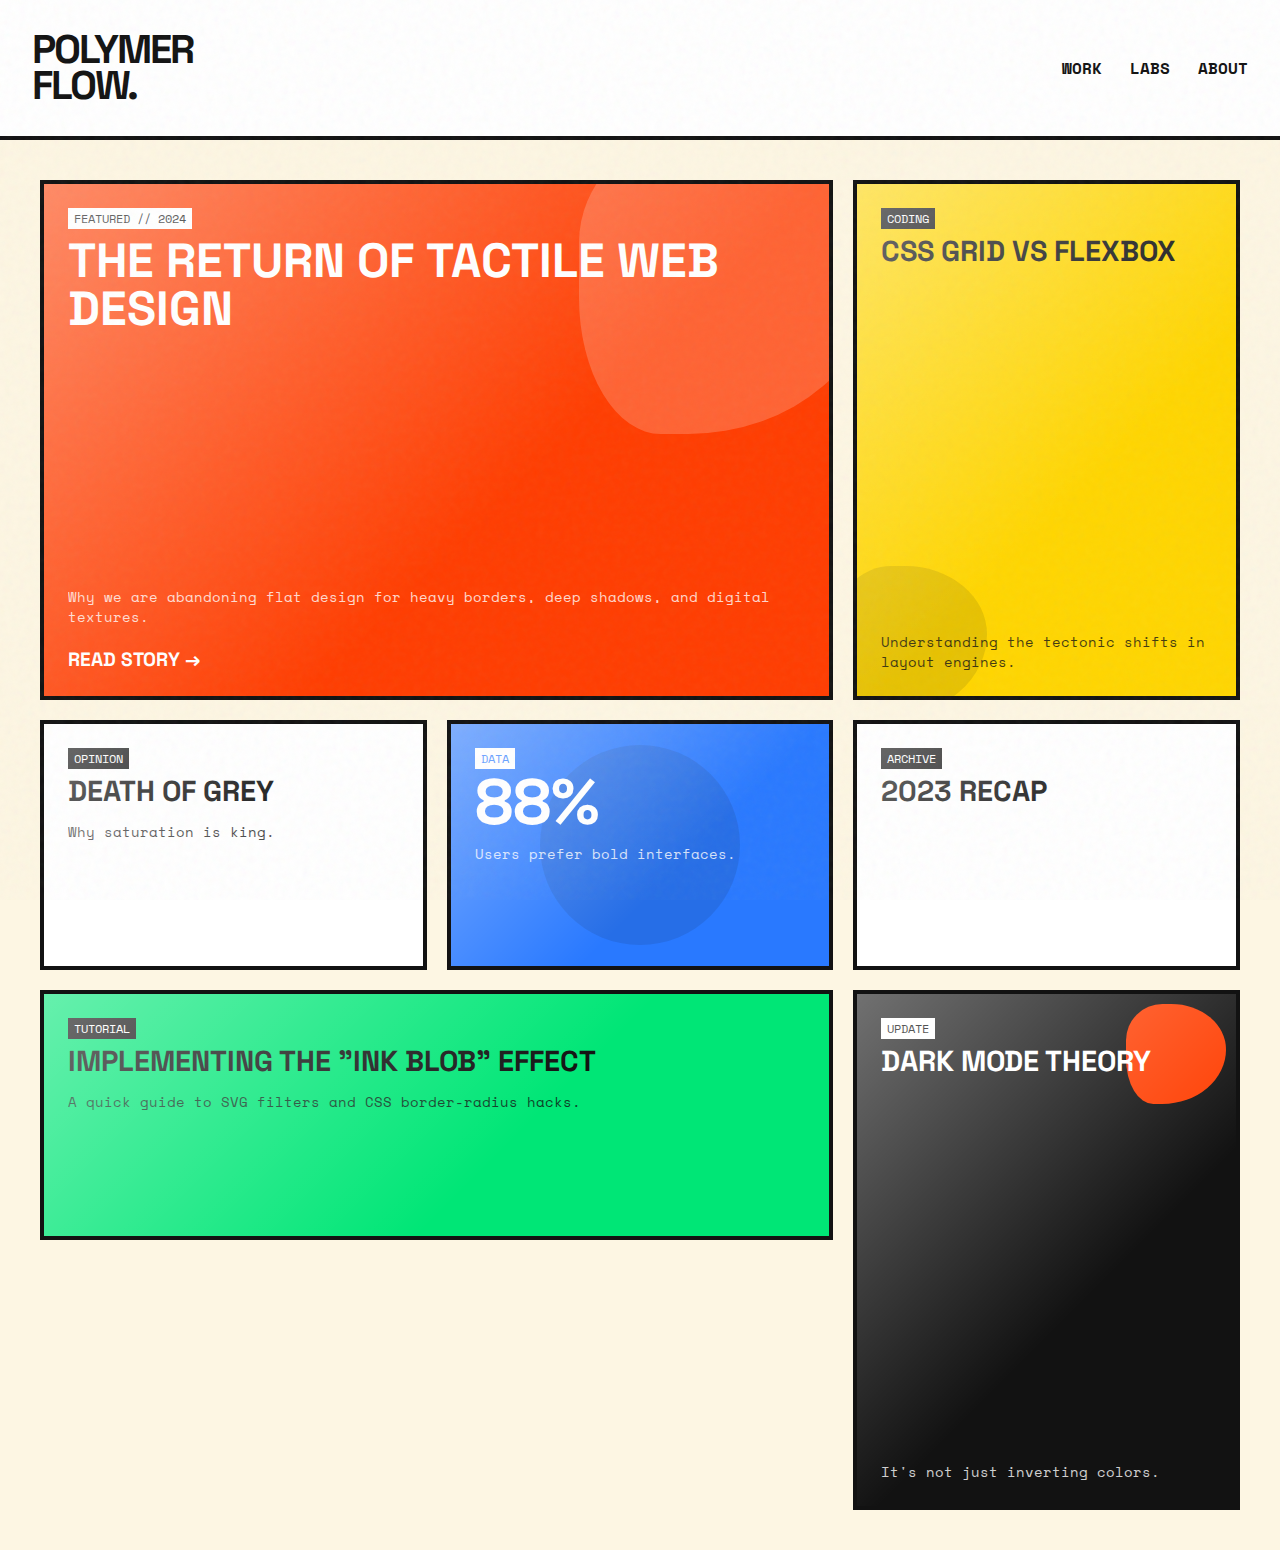
<file: static/demo/hp-design/index.html>
<!-- index.html -->
<!DOCTYPE html>
<html lang="en">
<head>
    <meta charset="UTF-8">
    <meta name="viewport" content="width=device-width, initial-scale=1.0">
    <title>Polymer Blog | Index</title>
    <link rel="preconnect" href="https://fonts.googleapis.com">
    <link rel="preconnect" href="https://fonts.gstatic.com" crossorigin>
    <link href="https://fonts.googleapis.com/css2?family=Space+Grotesk:wght@300;700;900&family=Space+Mono:ital,wght@0,400;0,700;1,400&display=swap" rel="stylesheet">
    <style>
        :root {
            /* Palette from HP-2 */
            --bg: #fdf6e3;
            --ink: #121212;
            --red: #FF3D00;
            --yellow: #FFD600;
            --blue: #2979FF;
            --green: #00E676;
            
            /* Structural vars */
            --border: 4px solid var(--ink);
            --shadow: 8px 8px 0px var(--ink);
            --card-padding: 1.5rem;
        }

        * { box-sizing: border-box; margin: 0; padding: 0; }

        body {
            background-color: var(--bg);
            color: var(--ink);
            font-family: 'Space Grotesk', sans-serif;
            overflow-x: hidden;
        }

        /* Grain Overlay (HP-2) */
        .grain-overlay {
            position: fixed;
            top: 0; left: 0; width: 100%; height: 100%;
            pointer-events: none;
            z-index: 9999;
            opacity: 0.05;
            background-image: url("data:image/svg+xml,%3Csvg viewBox='0 0 200 200' xmlns='http://www.w3.org/2000/svg'%3E%3Cfilter id='noise'%3E%3CfeTurbulence type='fractalNoise' baseFrequency='0.65' numOctaves='3' stitchTiles='stitch'/%3E%3C/filter%3E%3Crect width='100%25' height='100%25' filter='url(%23noise)'/%3E%3C/svg%3E");
        }

        /* Header */
        header {
            border-bottom: var(--border);
            padding: 2rem;
            background: white;
            display: flex;
            justify-content: space-between;
            align-items: center;
            position: sticky;
            top: 0;
            z-index: 100;
        }

        .logo {
            font-size: 2.5rem;
            font-weight: 900;
            line-height: 0.9;
            letter-spacing: -2px;
            text-transform: uppercase;
        }

        .nav-links a {
            font-family: 'Space Mono', monospace;
            text-decoration: none;
            color: var(--ink);
            font-weight: 700;
            margin-left: 1.5rem;
            text-transform: uppercase;
        }

        /* Waterfall Grid */
        .grid-container {
            display: grid;
            grid-template-columns: repeat(auto-fill, minmax(300px, 1fr));
            grid-auto-rows: 250px; /* Base height units */
            grid-auto-flow: dense;
            gap: 20px;
            padding: 40px;
            max-width: 1600px;
            margin: 0 auto;
        }

        /* Card Base (HP-1 Logic + HP-3 Borders) */
        .card {
            background: white;
            border: var(--border);
            position: relative;
            transition: all 0.1s ease; /* Fast transition for tilt */
            display: flex;
            flex-direction: column;
            justify-content: space-between;
            overflow: hidden;
            text-decoration: none;
            color: var(--ink);
            transform-style: preserve-3d;
            perspective: 1000px;
        }

        /* Polymer Sheen (HP-1) */
        .card::after {
            content: '';
            position: absolute;
            top: 0; left: 0; right: 0; bottom: 0;
            background: linear-gradient(135deg, rgba(255,255,255,0.4) 0%, rgba(255,255,255,0) 60%);
            pointer-events: none;
            z-index: 5;
        }

        .card:hover {
            z-index: 10;
            box-shadow: var(--shadow);
        }

        /* Ink Blobs (HP-2) */
        .ink-blob {
            position: absolute;
            background: var(--ink);
            border-radius: 40% 60% 70% 30% / 40% 50% 60% 50%;
            z-index: 1;
            transition: 0.5s cubic-bezier(0.175, 0.885, 0.32, 1.275);
            opacity: 0.1;
        }

        .card:hover .ink-blob {
            transform: scale(1.2) rotate(15deg);
            opacity: 0.2;
        }

        /* Card Content */
        .card-content {
            padding: var(--card-padding);
            z-index: 2;
            position: relative;
            height: 100%;
            display: flex;
            flex-direction: column;
        }

        .meta {
            font-family: 'Space Mono', monospace;
            font-size: 0.75rem;
            text-transform: uppercase;
            margin-bottom: 0.5rem;
            display: inline-block;
            background: var(--ink);
            color: white;
            padding: 2px 6px;
            align-self: flex-start;
        }

        h2 {
            font-size: 1.8rem;
            font-weight: 700;
            line-height: 1;
            margin-bottom: 1rem;
            text-transform: uppercase;
        }

        p {
            font-family: 'Space Mono', monospace;
            font-size: 0.9rem;
            line-height: 1.4;
            opacity: 0.8;
        }

        /* Grid Spans */
        .card.featured {
            grid-column: span 2;
            grid-row: span 2;
            background: var(--red);
            color: white;
        }
        .card.featured .meta { background: white; color: var(--ink); }
        .card.featured .ink-blob { background: white; opacity: 0.2; }
        
        .card.tall { grid-row: span 2; background: var(--yellow); }
        .card.wide { grid-column: span 2; }
        .card.accent { background: var(--blue); color: white; }
        .card.accent .meta { background: white; color: var(--blue); }

        /* Mobile */
        @media (max-width: 768px) {
            .grid-container { grid-template-columns: 1fr; padding: 10px; }
            .card.featured, .card.wide { grid-column: auto; }
        }

        /* Entry Animation */
        @keyframes popUp {
            from { opacity: 0; transform: translateY(50px) scale(0.9); }
            to { opacity: 1; transform: translateY(0) scale(1); }
        }
        .card { animation: popUp 0.6s cubic-bezier(0.175, 0.885, 0.32, 1.275) backwards; }
    </style>
</head>
<body>
    <div class="grain-overlay"></div>

    <header>
        <div class="logo">Polymer<br>Flow.</div>
        <nav class="nav-links">
            <a href="#">Work</a>
            <a href="#">Labs</a>
            <a href="#">About</a>
        </nav>
    </header>

    <main class="grid-container">

        <!-- Article 1: Featured -->
        <a href="article.html" class="card featured" style="animation-delay: 0s;">
            <div class="ink-blob" style="width: 300px; height: 300px; top: -50px; right: -50px;"></div>
            <div class="card-content">
                <span class="meta">Featured // 2024</span>
                <h2 style="font-size: 3rem;">The Return of Tactile Web Design</h2>
                <div style="margin-top: auto;">
                    <p>Why we are abandoning flat design for heavy borders, deep shadows, and digital textures.</p>
                    <div style="margin-top: 20px; font-weight: 900; font-size: 1.2rem;">READ STORY &rarr;</div>
                </div>
            </div>
        </a>

        <!-- Article 2 -->
        <a href="article.html" class="card tall" style="animation-delay: 0.1s;">
            <div class="ink-blob" style="width: 150px; height: 150px; bottom: -20px; left: -20px;"></div>
            <div class="card-content">
                <span class="meta">Coding</span>
                <h2>CSS Grid vs Flexbox</h2>
                <p style="margin-top: auto;">Understanding the tectonic shifts in layout engines.</p>
            </div>
        </a>

        <!-- Article 3 -->
        <a href="article.html" class="card" style="animation-delay: 0.2s;">
            <div class="card-content">
                <span class="meta">Opinion</span>
                <h2>Death of Grey</h2>
                <p>Why saturation is king.</p>
            </div>
        </a>

        <!-- Article 4 -->
        <a href="article.html" class="card accent" style="animation-delay: 0.3s;">
            <div class="ink-blob" style="width: 200px; height: 200px; top: 50%; left: 50%; transform: translate(-50%, -50%); border-radius: 50%;"></div>
            <div class="card-content">
                <span class="meta">Data</span>
                <h2 style="font-size: 4rem; line-height: 0.8;">88%</h2>
                <p>Users prefer bold interfaces.</p>
            </div>
        </a>

        <!-- Article 5 -->
        <a href="article.html" class="card wide" style="animation-delay: 0.4s; background: var(--green);">
            <div class="card-content">
                <span class="meta">Tutorial</span>
                <h2>Implementing the "Ink Blob" Effect</h2>
                <p>A quick guide to SVG filters and CSS border-radius hacks.</p>
            </div>
        </a>

        <!-- Article 6 -->
        <a href="article.html" class="card" style="animation-delay: 0.5s;">
            <div class="card-content">
                <span class="meta">Archive</span>
                <h2>2023 Recap</h2>
            </div>
        </a>

         <!-- Article 7 -->
         <a href="article.html" class="card tall" style="animation-delay: 0.6s; background: var(--ink); color: white;">
            <div class="ink-blob" style="background: var(--red); width: 100px; height: 100px; top: 10px; right: 10px; opacity: 1;"></div>
            <div class="card-content">
                <span class="meta" style="background: white; color: black;">Update</span>
                <h2>Dark Mode Theory</h2>
                <p style="margin-top: auto;">It's not just inverting colors.</p>
            </div>
        </a>

    </main>

    <script>
        // HP-1 Style Tilt Effect Logic
        const cards = document.querySelectorAll('.card');

        cards.forEach(card => {
            card.addEventListener('mousemove', (e) => {
                const rect = card.getBoundingClientRect();
                const x = e.clientX - rect.left;
                const y = e.clientY - rect.top;
                
                // Calculate percentage from center
                const centerX = rect.width / 2;
                const centerY = rect.height / 2;
                
                const rotateX = ((y - centerY) / centerY) * -5; // Max 5deg tilt
                const rotateY = ((x - centerX) / centerX) * 5;

                card.style.transform = `perspective(1000px) rotateX(${rotateX}deg) rotateY(${rotateY}deg) scale(1.02)`;
            });

            card.addEventListener('mouseleave', () => {
                card.style.transform = 'perspective(1000px) rotateX(0) rotateY(0) scale(1)';
            });
        });
    </script>
</body>
</html>
</file>
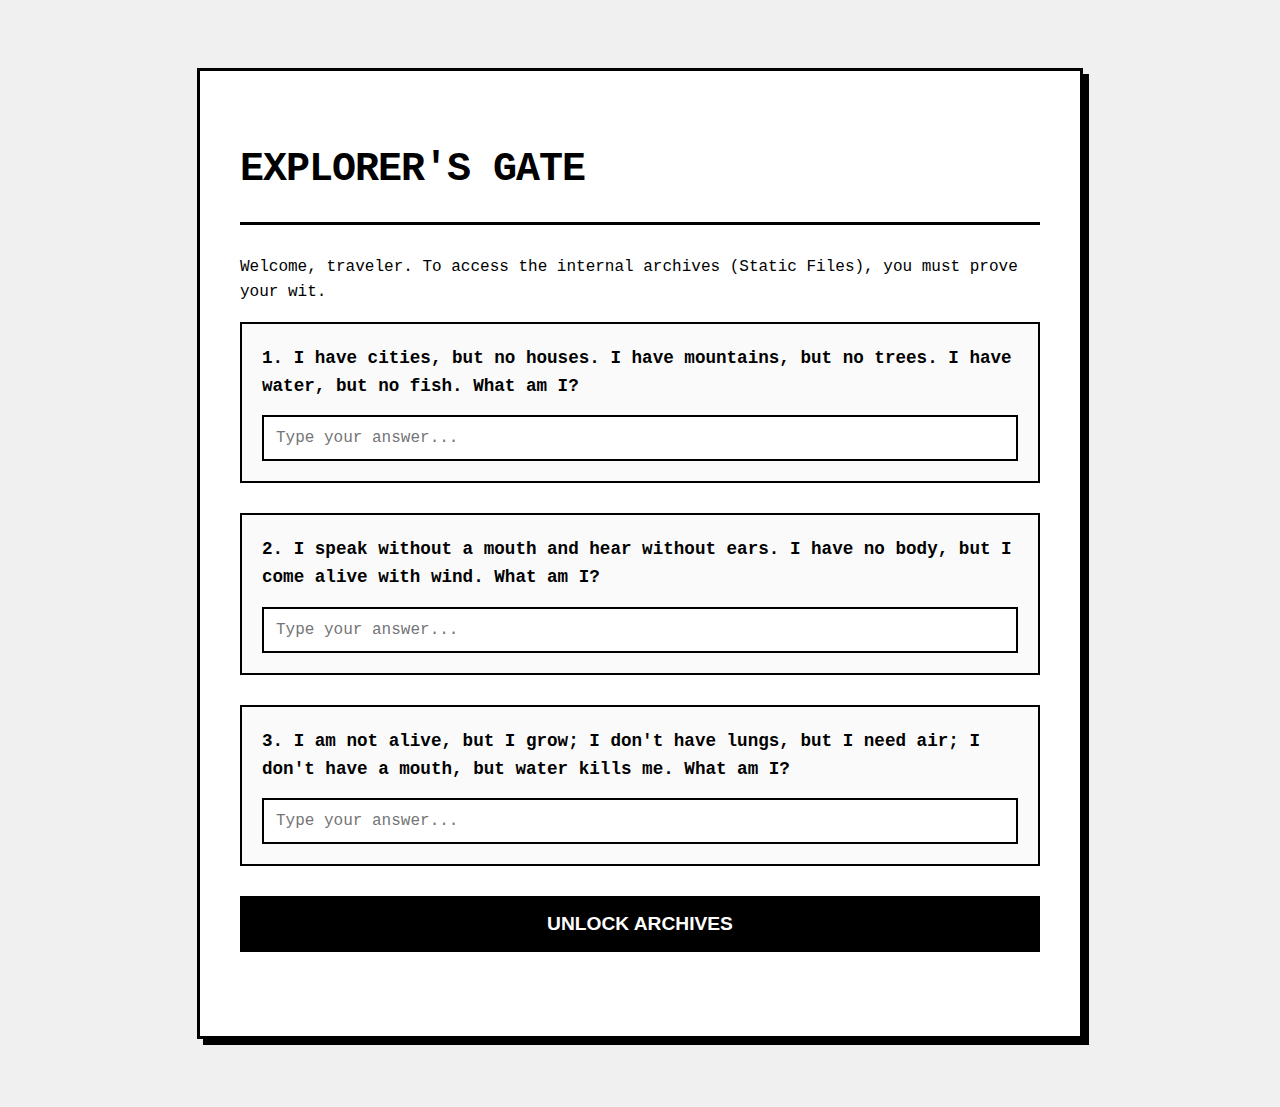
<file: static/explore.html>
<!DOCTYPE html>
<html lang="zh">
<head>
    <meta charset="UTF-8">
    <meta name="viewport" content="width=device-width, initial-scale=1.0">
    <title>Explorer's Gate | Spixed's Blog</title>
    <style>
        /* Digital Brutalism Style - Polymer Inspired */
        :root {
            --bg-color: #f0f0f0;
            --card-bg: #ffffff;
            --text-color: #000000;
            --border-width: 3px;
            --shadow-offset: 6px;
            --link-color: #0056b3;
        }

        body {
            background-color: var(--bg-color);
            color: var(--text-color);
            font-family: 'Space Grotesk', 'Courier New', monospace;
            padding: 20px;
            line-height: 1.6;
        }

        .container {
            max-width: 800px;
            margin: 40px auto;
            background: var(--card-bg);
            border: var(--border-width) solid var(--text-color);
            padding: 40px;
            box-shadow: var(--shadow-offset) var(--shadow-offset) 0px 0px var(--text-color);
            transition: transform 0.2s ease;
        }

        .container:hover {
            transform: translate(-2px, -2px);
            box-shadow: calc(var(--shadow-offset) + 2px) calc(var(--shadow-offset) + 2px) 0px 0px var(--text-color);
        }

        h1 {
            text-transform: uppercase;
            border-bottom: var(--border-width) solid var(--text-color);
            padding-bottom: 20px;
            margin-bottom: 30px;
            font-size: 2.5rem;
            letter-spacing: -1px;
        }

        .riddle-box {
            margin-bottom: 30px;
            padding: 20px;
            border: 2px solid var(--text-color);
            background: #fafafa;
        }

        .riddle-text {
            font-weight: bold;
            margin-bottom: 15px;
            font-size: 1.1rem;
        }

        input {
            width: 100%;
            padding: 12px;
            border: 2px solid var(--text-color);
            background: white;
            font-family: inherit;
            font-size: 1rem;
            box-sizing: border-box;
            outline: none;
            transition: all 0.2s;
        }

        input:focus {
            background: #000;
            color: #fff;
        }

        button {
            background: var(--text-color);
            color: white;
            border: none;
            padding: 15px 30px;
            font-size: 1.2rem;
            font-weight: bold;
            cursor: pointer;
            text-transform: uppercase;
            width: 100%;
            border: 2px solid transparent;
        }

        button:hover {
            background: white;
            color: black;
            border: 2px solid black;
        }

        #status-msg {
            margin-top: 20px;
            font-weight: bold;
            text-align: center;
            height: 24px;
        }

        #tree-view {
            display: none;
            margin-top: 40px;
            border-top: var(--border-width) solid var(--text-color);
            padding-top: 20px;
            animation: fadeIn 1s ease;
        }

        @keyframes fadeIn {
            from { opacity: 0; transform: translateY(20px); }
            to { opacity: 1; transform: translateY(0); }
        }

        /* Tree View Styles */
        ul {
            list-style-type: none;
            padding-left: 20px;
            border-left: 1px dashed #999;
        }

        li {
            margin: 5px 0;
            position: relative;
        }

        li::before {
            content: "";
            position: absolute;
            top: 12px;
            left: -20px;
            width: 15px;
            height: 1px;
            background: #999;
        }

        .folder {
            font-weight: 800;
            color: #333;
            cursor: pointer;
            user-select: none;
            display: inline-block;
        }

        .folder:hover {
            color: #000;
            text-decoration: underline;
        }

        .file {
            color: #666;
        }
        
        a.file-link {
            color: var(--link-color);
            text-decoration: none;
            font-weight: 500;
        }
        
        a.file-link:hover {
            text-decoration: underline;
            background-color: #e0e0e0;
        }
        
        .hint {
            font-size: 0.8em;
            color: #666;
            margin-top: 5px;
            font-style: italic;
        }

        /* Folding Styles */
        .caret {
            cursor: pointer;
            user-select: none;
            display: inline-block;
            margin-right: 6px;
            transition: transform 0.2s;
            font-size: 0.8em;
        }

        .caret-down {
            transform: rotate(90deg);
        }

        .nested {
            display: none;
        }

        .active {
            display: block;
        }
    </style>
</head>
<body>
    <div class="container">
        <h1>Explorer's Gate</h1>
        <p>Welcome, traveler. To access the internal archives (Static Files), you must prove your wit.</p>
        
        <div class="riddle-box">
            <div class="riddle-text">1. I have cities, but no houses. I have mountains, but no trees. I have water, but no fish. What am I?</div>
            <input type="text" id="a1" placeholder="Type your answer...">
        </div>

        <div class="riddle-box">
            <div class="riddle-text">2. I speak without a mouth and hear without ears. I have no body, but I come alive with wind. What am I?</div>
            <input type="text" id="a2" placeholder="Type your answer...">
        </div>

        <div class="riddle-box">
            <div class="riddle-text">3. I am not alive, but I grow; I don't have lungs, but I need air; I don't have a mouth, but water kills me. What am I?</div>
            <input type="text" id="a3" placeholder="Type your answer...">
        </div>

        <button onclick="checkAnswers()">Unlock Archives</button>
        <div id="status-msg"></div>

        <div id="tree-view">
            <h2>📂 /static/</h2>
            <p class="hint">Click folders to expand/collapse. Click files to view.</p>
            <div id="tree-content"></div>
        </div>
    </div>

    <script>
        async function checkAnswers() {
            const a1 = document.getElementById('a1').value.trim().toLowerCase();
            const a2 = document.getElementById('a2').value.trim().toLowerCase();
            const a3 = document.getElementById('a3').value.trim().toLowerCase();
            
            const valid1 = ['map', '地图'];
            const valid2 = ['echo', '回声'];
            const valid3 = ['fire', '火', '火焰'];

            const msg = document.getElementById('status-msg');

            if (valid1.includes(a1) && valid2.includes(a2) && valid3.includes(a3)) {
                msg.innerText = "ACCESS GRANTED. DECRYPTING...";
                msg.style.color = "green";
                await new Promise(r => setTimeout(r, 800)); // Dramatic pause
                loadTree();
            } else {
                msg.innerText = "ACCESS DENIED. INCORRECT CREDENTIALS.";
                msg.style.color = "red";
                shakeContainer();
            }
        }

        function shakeContainer() {
            const container = document.querySelector('.container');
            container.style.transform = "translate(5px, 0)";
            setTimeout(() => container.style.transform = "translate(-5px, 0)", 50);
            setTimeout(() => container.style.transform = "translate(5px, 0)", 100);
            setTimeout(() => container.style.transform = "translate(0, 0)", 150);
        }

        async function loadTree() {
            try {
                // Fetch the JSON file generated by python script
                // Using relative path to ensure it works on site root or subpath
                const response = await fetch('./file_tree.json');
                if (!response.ok) throw new Error("Network response was not ok");
                
                const data = await response.json();
                const container = document.getElementById('tree-content');
                // Render tree starting at depth 0
                container.innerHTML = renderTree(data, 0);
                document.getElementById('tree-view').style.display = 'block';
                document.getElementById('status-msg').innerText = "ARCHIVES LOADED.";
            } catch (e) {
                console.error(e);
                document.getElementById('status-msg').innerText = "SYSTEM ERROR: UNABLE TO FETCH FILE INDEX.";
            }
        }

        function renderTree(node, depth) {
            // Default expand to level 2 (Depth 0 and 1 expanded, showing Depth 2 contents)
            const isExpanded = depth < 2;
            const ulClass = isExpanded ? 'nested active' : 'nested';
            
            let html = `<ul class="${ulClass}">`;
            const keys = Object.keys(node).sort((a, b) => {
                // Sort: Folders first, then files
                // If value is string, it's a file (web path). If object, it's a folder.
                const isFileA = typeof node[a] === "string";
                const isFileB = typeof node[b] === "string";
                
                if (isFileA === isFileB) return a.localeCompare(b);
                return isFileA ? 1 : -1;
            });

            for (const key of keys) {
                const value = node[key];
                if (typeof value === "string") {
                    // It's a file
                    html += `<li><span class="file">📄 <a href="./${value}" class="file-link" target="_blank">${key}</a></span></li>`;
                } else {
                    // It's a folder
                    // If this folder is expanded (depth < 2), arrow should be down
                    const caretClass = isExpanded ? 'caret caret-down' : 'caret';
                    // Pass depth + 1 to children
                    html += `<li>
                        <span class="folder" onclick="toggleFolder(this)">
                            <span class="${caretClass}">▶</span> 📁 ${key}/
                        </span>
                        ${renderTree(value, depth + 1)}
                    </li>`;
                }
            }
            html += '</ul>';
            return html;
        }

        function toggleFolder(element) {
            // The UL is the next sibling of the folder span's parent li? 
            // No, in my HTML structure: 
            // <li>
            //    <span class="folder" ...>...</span>
            //    <ul class="nested">...</ul>
            // </li>
            // So the UL is the next sibling of the clicked span.
            
            const nestedUl = element.nextElementSibling;
            const caret = element.querySelector('.caret');
            
            if (nestedUl) {
                nestedUl.classList.toggle('active');
                caret.classList.toggle('caret-down');
            }
        }
    </script>
</body>
</html>
</file>
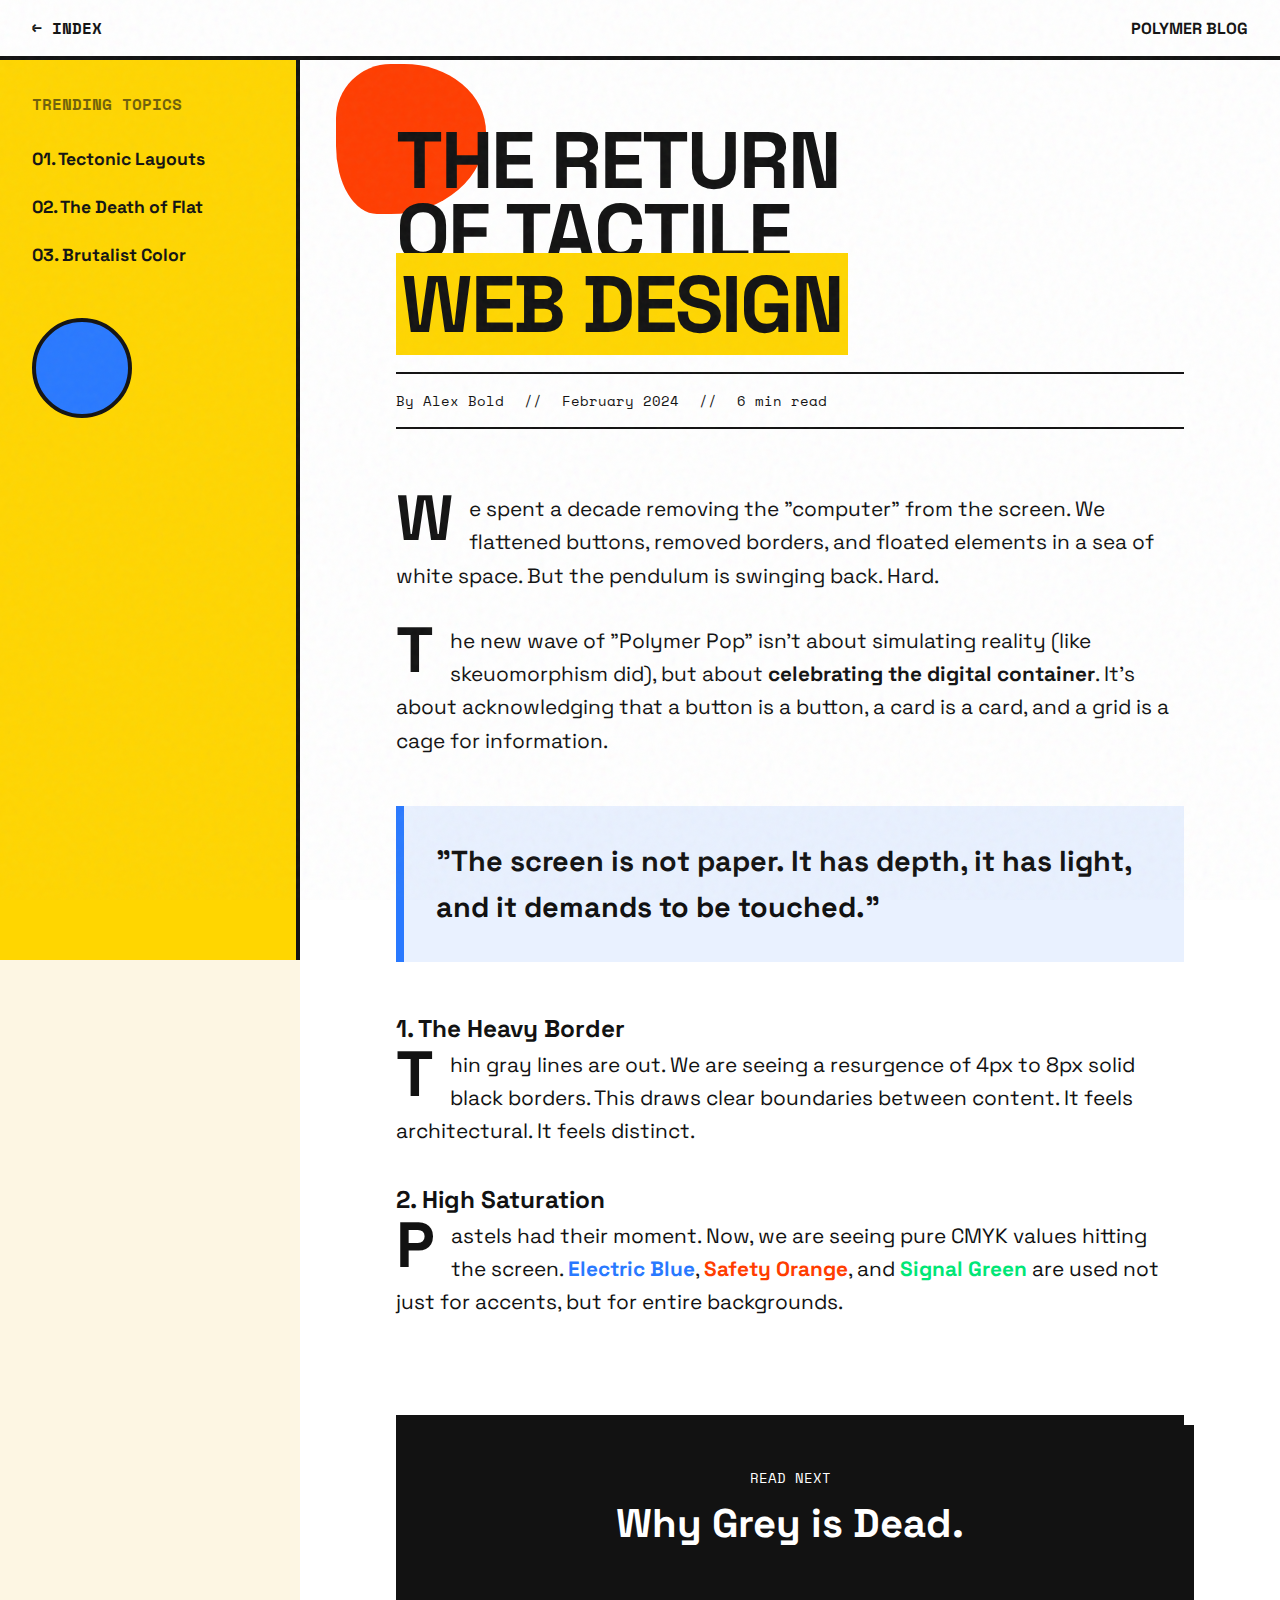
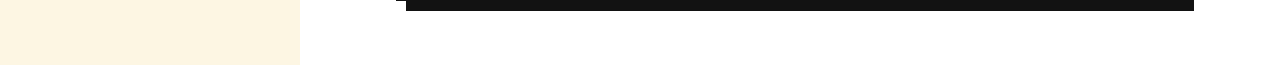
<file: static/demo/hp-design/article.html>
<!-- article.html -->
<!DOCTYPE html>
<html lang="en">
<head>
    <meta charset="UTF-8">
    <meta name="viewport" content="width=device-width, initial-scale=1.0">
    <title>The Return of Tactile Design | Polymer Blog</title>
    <link rel="preconnect" href="https://fonts.googleapis.com">
    <link rel="preconnect" href="https://fonts.gstatic.com" crossorigin>
    <link href="https://fonts.googleapis.com/css2?family=Space+Grotesk:wght@300;700;900&family=Space+Mono:ital,wght@0,400;0,700;1,400&display=swap" rel="stylesheet">
    <style>
        :root {
            --bg: #fdf6e3;
            --ink: #121212;
            --red: #FF3D00;
            --yellow: #FFD600;
            --blue: #2979FF;
            --border: 4px solid var(--ink);
            --shadow: 10px 10px 0px var(--ink);
        }

        * { box-sizing: border-box; margin: 0; padding: 0; }
        
        body {
            background-color: var(--bg);
            color: var(--ink);
            font-family: 'Space Grotesk', sans-serif;
            overflow-x: hidden;
        }

        .grain-overlay {
            position: fixed;
            top: 0; left: 0; width: 100%; height: 100%;
            pointer-events: none;
            z-index: 9999;
            opacity: 0.05;
            background-image: url("data:image/svg+xml,%3Csvg viewBox='0 0 200 200' xmlns='http://www.w3.org/2000/svg'%3E%3Cfilter id='noise'%3E%3CfeTurbulence type='fractalNoise' baseFrequency='0.65' numOctaves='3' stitchTiles='stitch'/%3E%3C/filter%3E%3Crect width='100%25' height='100%25' filter='url(%23noise)'/%3E%3C/svg%3E");
        }

        /* Nav */
        header {
            padding: 1rem 2rem;
            border-bottom: var(--border);
            background: white;
            display: flex;
            justify-content: space-between;
            align-items: center;
        }
        
        .back-btn {
            text-decoration: none;
            color: var(--ink);
            font-family: 'Space Mono';
            font-weight: 700;
            display: flex;
            align-items: center;
            gap: 10px;
        }
        .back-btn:hover { text-decoration: underline; }

        /* Layout */
        .wrapper {
            max-width: 1400px;
            margin: 0 auto;
            display: grid;
            grid-template-columns: 300px 1fr;
            min-height: 100vh;
        }

        /* Sidebar */
        aside {
            border-right: var(--border);
            padding: 2rem;
            background: var(--yellow);
            position: sticky;
            top: 0;
            height: 100vh;
            overflow-y: auto;
        }

        .sidebar-title { font-family: 'Space Mono'; text-transform: uppercase; margin-bottom: 2rem; font-weight: 700; opacity: 0.6; }
        .related-link {
            display: block;
            margin-bottom: 1.5rem;
            text-decoration: none;
            color: var(--ink);
            font-weight: 700;
            font-size: 1.1rem;
            border-bottom: 2px solid transparent;
        }
        .related-link:hover { border-bottom: 2px solid var(--ink); }

        /* Main Content */
        main {
            padding: 4rem 6rem;
            background: white;
            position: relative;
        }

        /* Hero */
        .hero {
            margin-bottom: 4rem;
            position: relative;
        }

        .blob-deco {
            position: absolute;
            top: -60px; left: -60px;
            width: 150px; height: 150px;
            background: var(--red);
            border-radius: 40% 60% 70% 30% / 40% 50% 60% 50%;
            z-index: 0;
            mix-blend-mode: multiply;
            animation: blobFloat 6s ease-in-out infinite;
        }

        @keyframes blobFloat {
            0%, 100% { transform: translate(0,0) rotate(0deg); }
            50% { transform: translate(10px, -10px) rotate(5deg); }
        }

        h1 {
            font-size: 5rem;
            line-height: 0.9;
            text-transform: uppercase;
            letter-spacing: -2px;
            position: relative;
            z-index: 1;
        }

        .meta-bar {
            display: flex;
            gap: 20px;
            margin-top: 2rem;
            font-family: 'Space Mono';
            font-size: 0.9rem;
            border-top: 2px solid var(--ink);
            border-bottom: 2px solid var(--ink);
            padding: 1rem 0;
        }

        /* Typography */
        .content {
            font-size: 1.3rem;
            line-height: 1.6;
            max-width: 800px;
        }

        .content p { margin-bottom: 2rem; }
        
        .content p::first-letter {
            font-size: 4rem;
            float: left;
            margin-right: 1rem;
            line-height: 0.8;
            font-weight: 900;
        }

        .content blockquote {
            border-left: 8px solid var(--blue);
            background: rgba(41, 121, 255, 0.1);
            padding: 2rem;
            margin: 3rem 0;
            font-size: 1.8rem;
            font-weight: 700;
            font-family: 'Space Grotesk';
            position: relative;
        }

        .highlight {
            background: var(--yellow);
            padding: 0 5px;
            box-decoration-break: clone;
        }

        /* CTA */
        .next-article {
            margin-top: 6rem;
            padding: 3rem;
            border: var(--border);
            background: var(--ink);
            color: white;
            text-align: center;
            transition: 0.3s;
            display: block;
            text-decoration: none;
            box-shadow: var(--shadow);
        }

        .next-article:hover {
            transform: translate(-5px, -5px);
            box-shadow: 15px 15px 0px var(--red);
        }

        @media (max-width: 900px) {
            .wrapper { grid-template-columns: 1fr; }
            aside { display: none; } /* Hide sidebar on mobile for focus */
            main { padding: 2rem; }
            h1 { font-size: 3rem; }
        }
    </style>
</head>
<body>
    <div class="grain-overlay"></div>

    <header>
        <a href="index.html" class="back-btn">← INDEX</a>
        <div style="font-weight: 900; text-transform: uppercase;">Polymer Blog</div>
    </header>

    <div class="wrapper">
        <aside>
            <div class="sidebar-title">Trending Topics</div>
            <a href="#" class="related-link">01. Tectonic Layouts</a>
            <a href="#" class="related-link">02. The Death of Flat</a>
            <a href="#" class="related-link">03. Brutalist Color</a>
            <div style="margin-top: 50px; width: 100px; height: 100px; background: var(--blue); border-radius: 50%; border: var(--border);"></div>
        </aside>

        <main>
            <article>
                <div class="hero">
                    <div class="blob-deco"></div>
                    <h1>The Return<br>of Tactile<br><span class="highlight">Web Design</span></h1>
                    
                    <div class="meta-bar">
                        <span>By Alex Bold</span>
                        <span>//</span>
                        <span>February 2024</span>
                        <span>//</span>
                        <span>6 min read</span>
                    </div>
                </div>

                <div class="content">
                    <p>We spent a decade removing the "computer" from the screen. We flattened buttons, removed borders, and floated elements in a sea of white space. But the pendulum is swinging back. Hard.</p>
                    
                    <p>The new wave of "Polymer Pop" isn't about simulating reality (like skeuomorphism did), but about <strong>celebrating the digital container</strong>. It's about acknowledging that a button is a button, a card is a card, and a grid is a cage for information.</p>

                    <blockquote>"The screen is not paper. It has depth, it has light, and it demands to be touched."</blockquote>

                    <h3>1. The Heavy Border</h3>
                    <p>Thin gray lines are out. We are seeing a resurgence of 4px to 8px solid black borders. This draws clear boundaries between content. It feels architectural. It feels distinct.</p>

                    <h3>2. High Saturation</h3>
                    <p>Pastels had their moment. Now, we are seeing pure CMYK values hitting the screen. <span style="color: var(--blue); font-weight: bold;">Electric Blue</span>, <span style="color: var(--red); font-weight: bold;">Safety Orange</span>, and <span style="color: #00E676; font-weight: bold;">Signal Green</span> are used not just for accents, but for entire backgrounds.</p>
                </div>

                <a href="index.html" class="next-article">
                    <span style="font-family: 'Space Mono'; text-transform: uppercase; font-size: 0.9rem;">Read Next</span>
                    <h2 style="font-size: 2.5rem; margin-top: 10px;">Why Grey is Dead.</h2>
                </a>
            </article>
        </main>
    </div>
</body>
</html>
</file>
